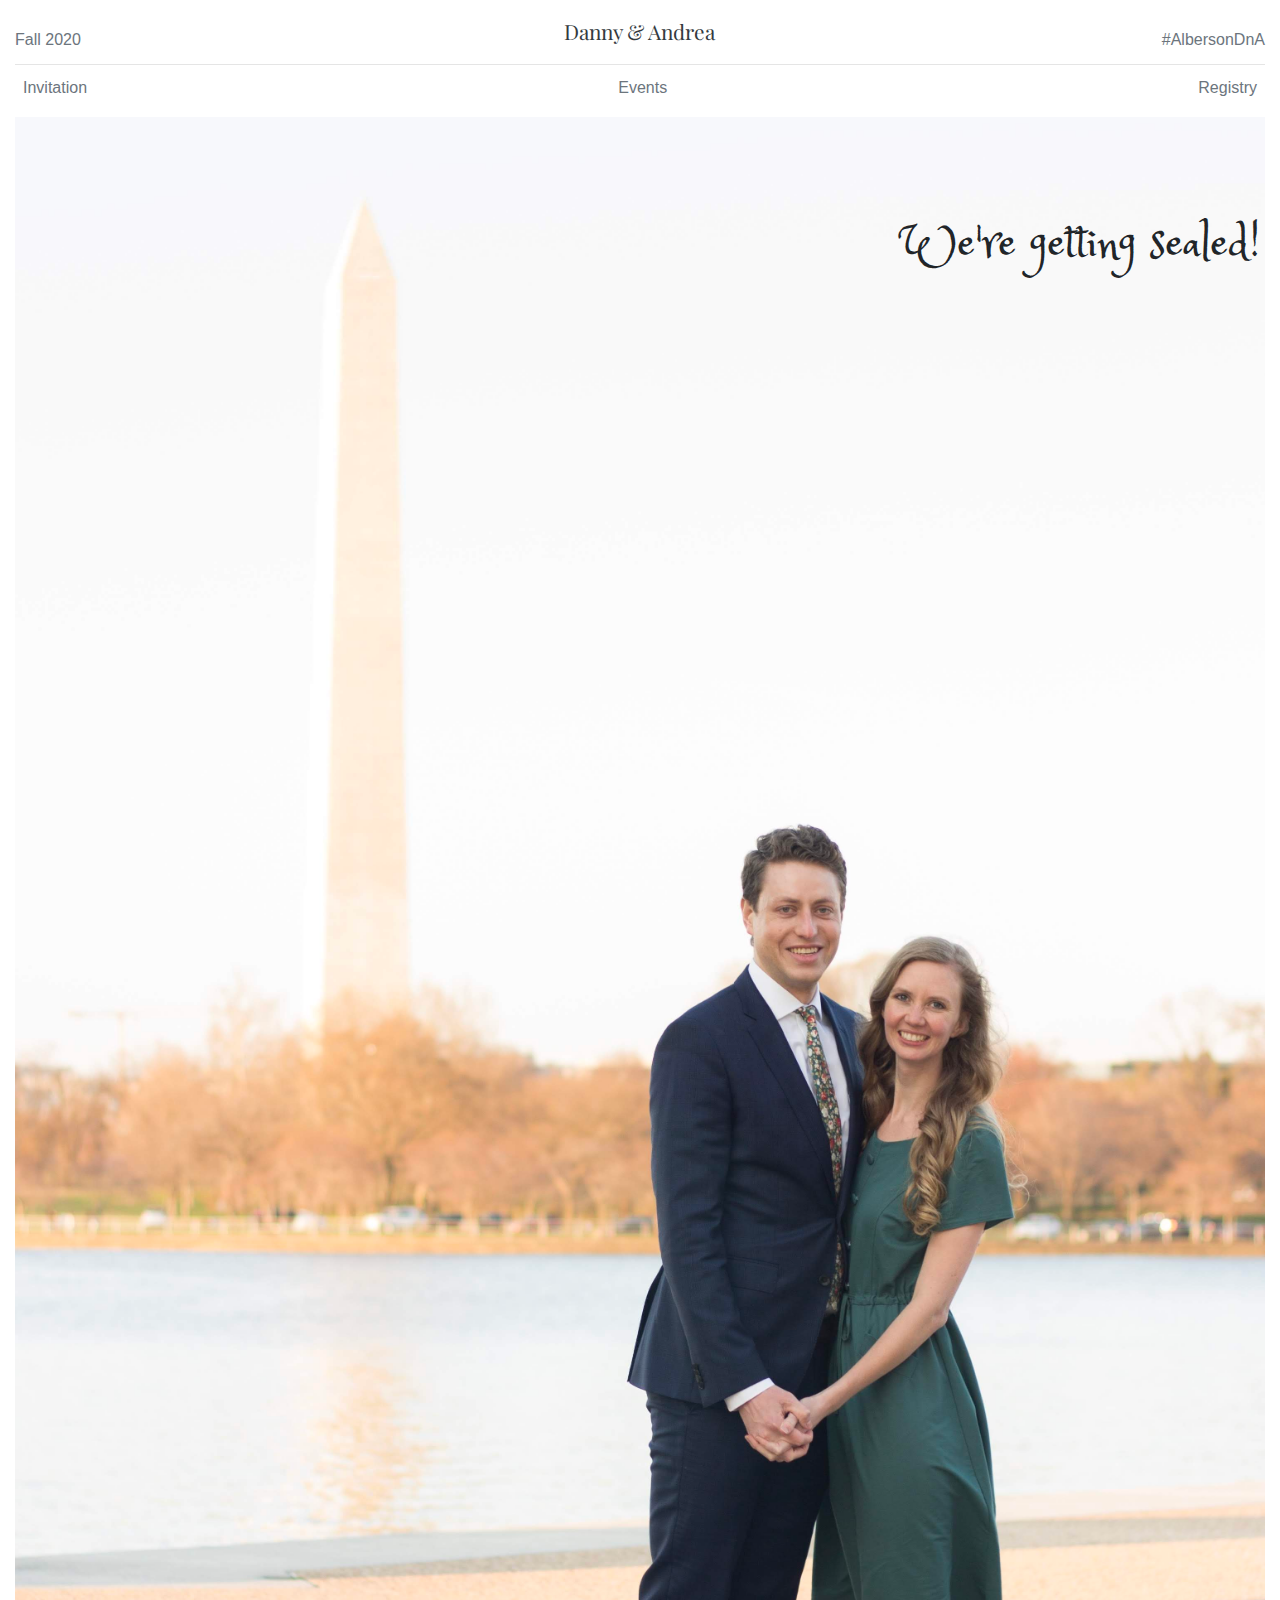
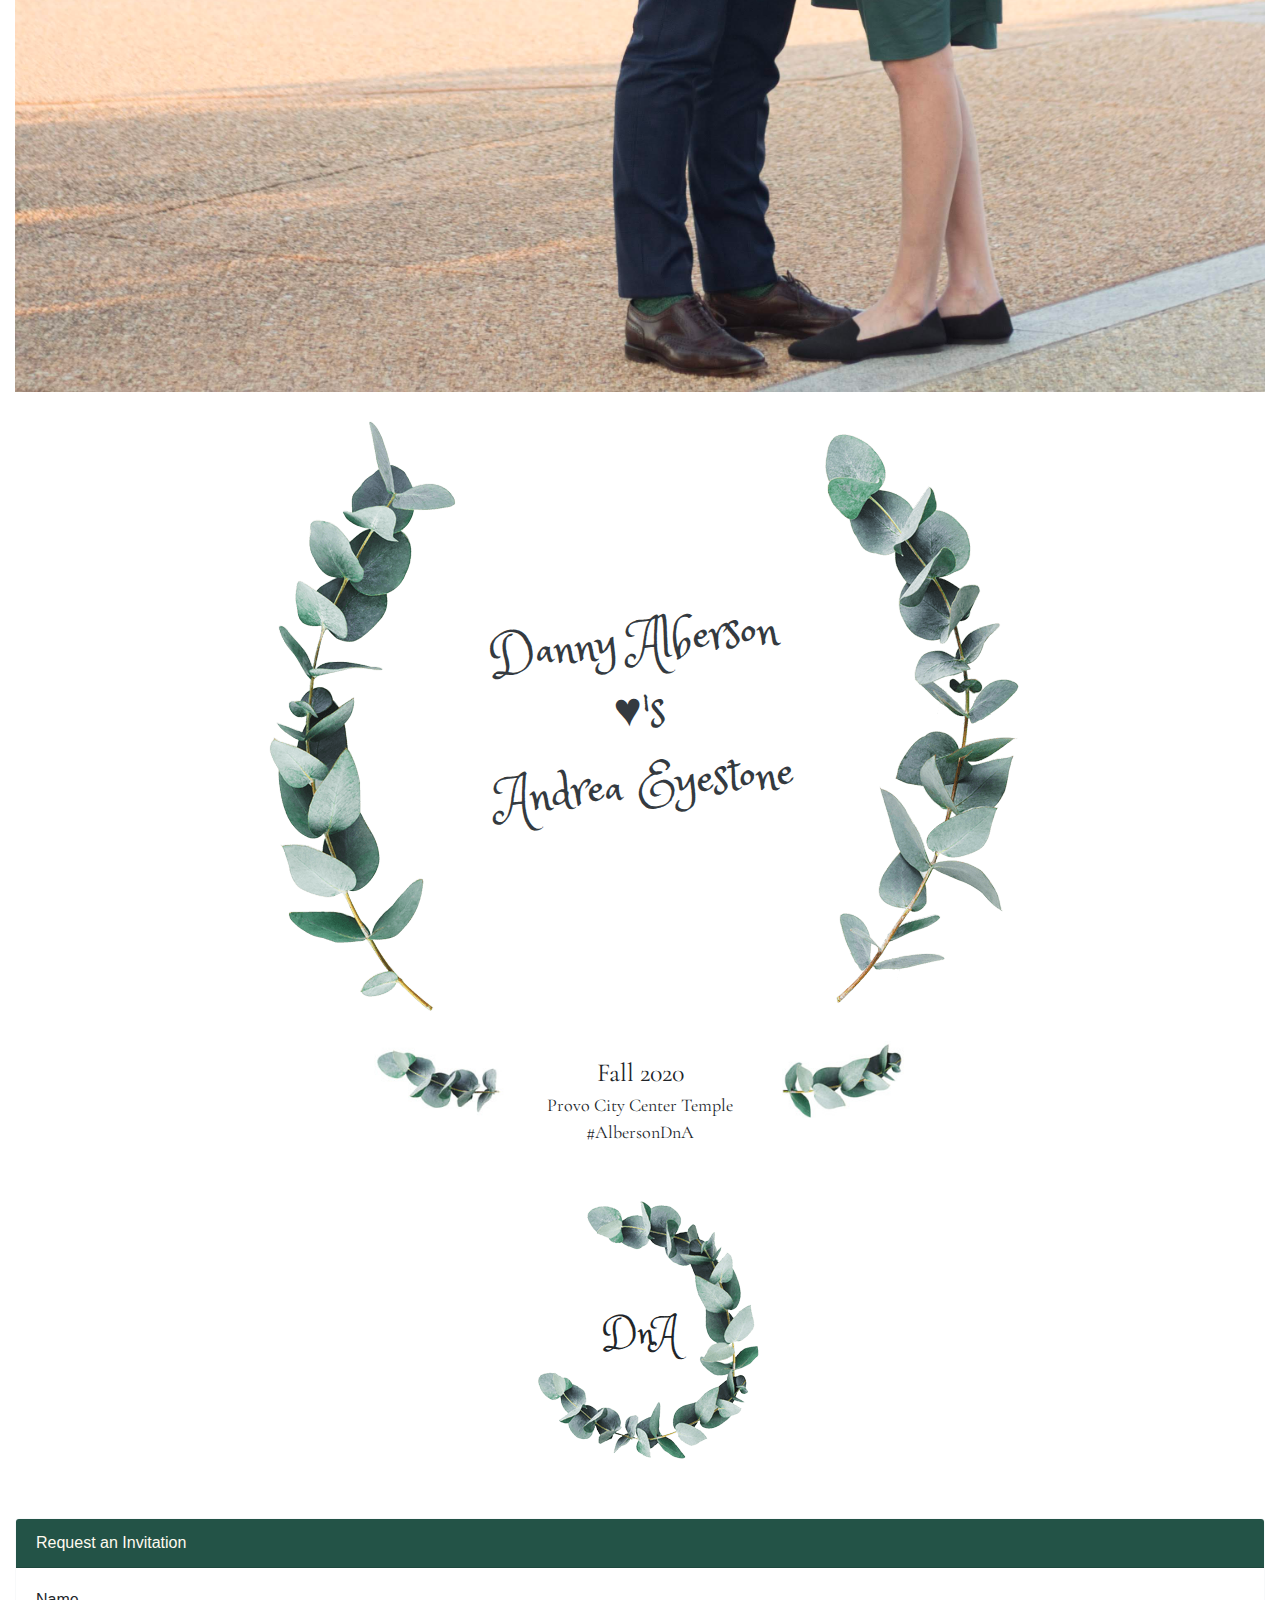
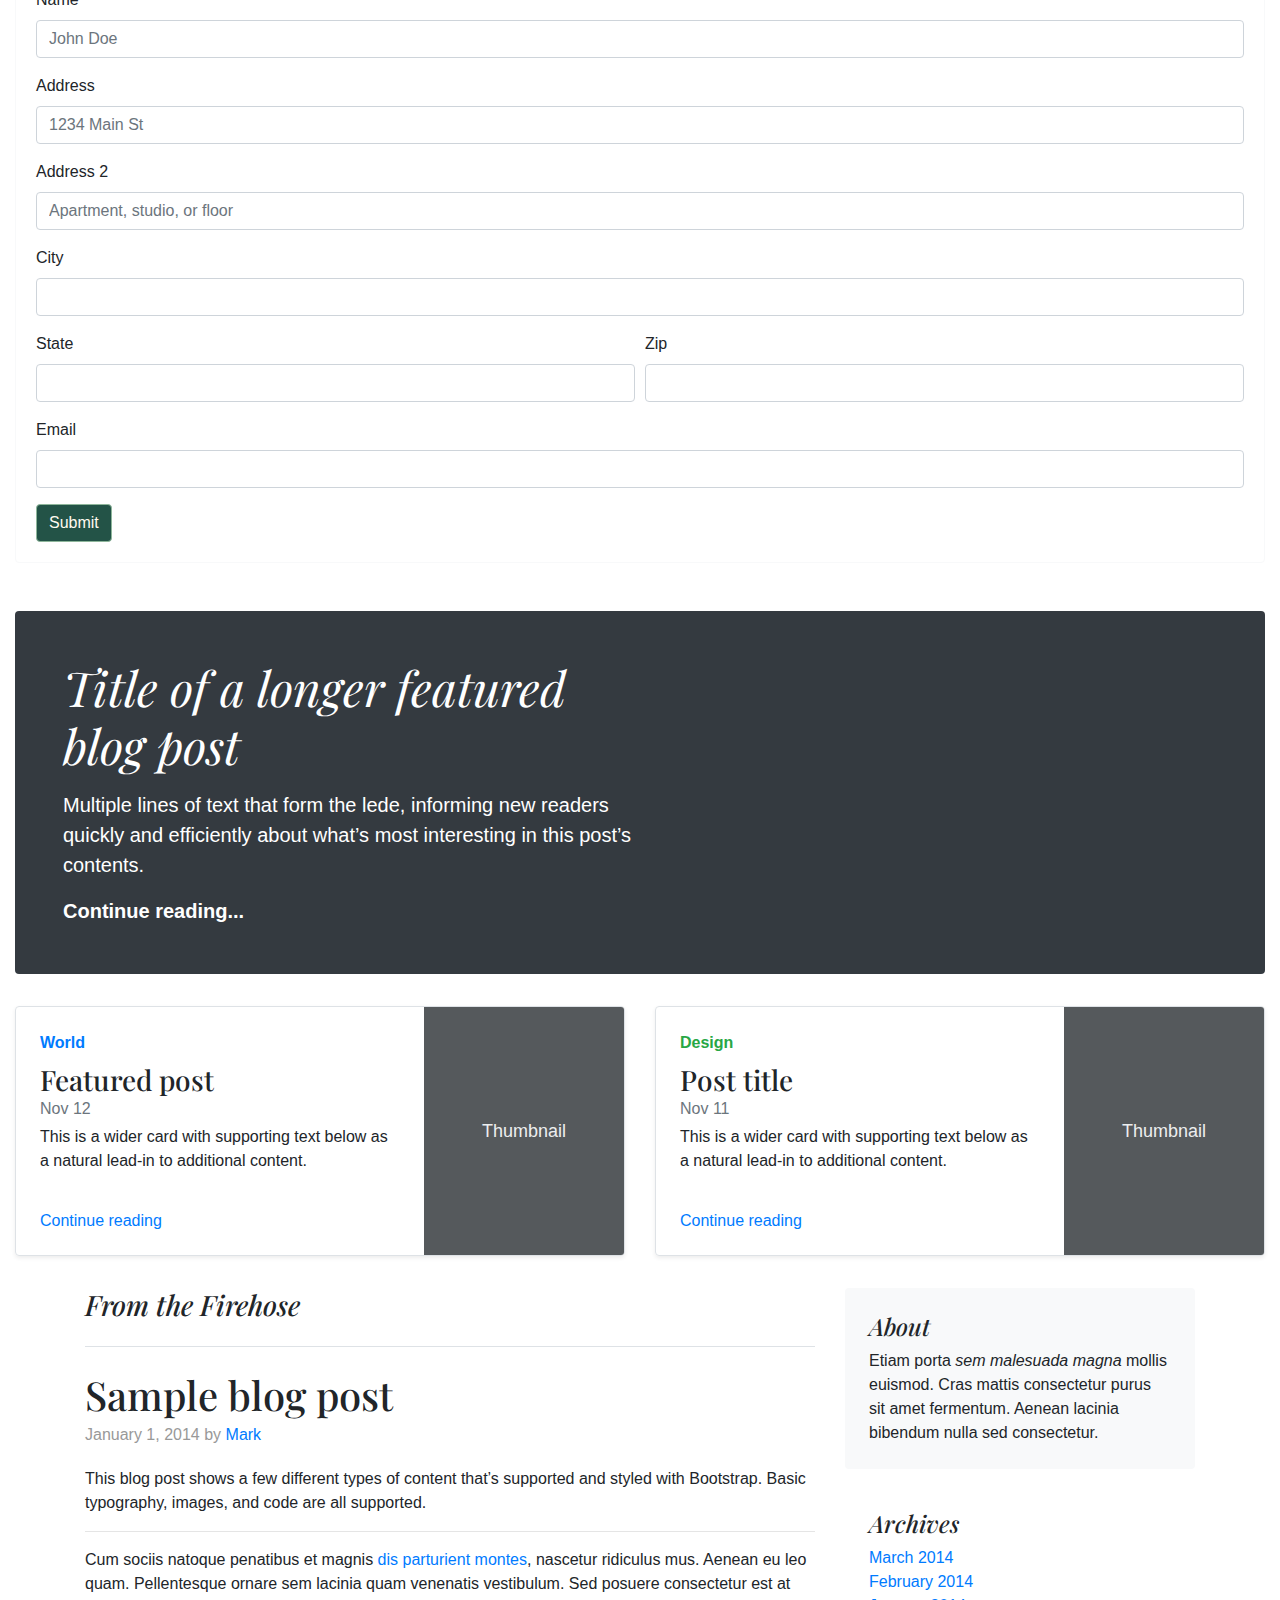
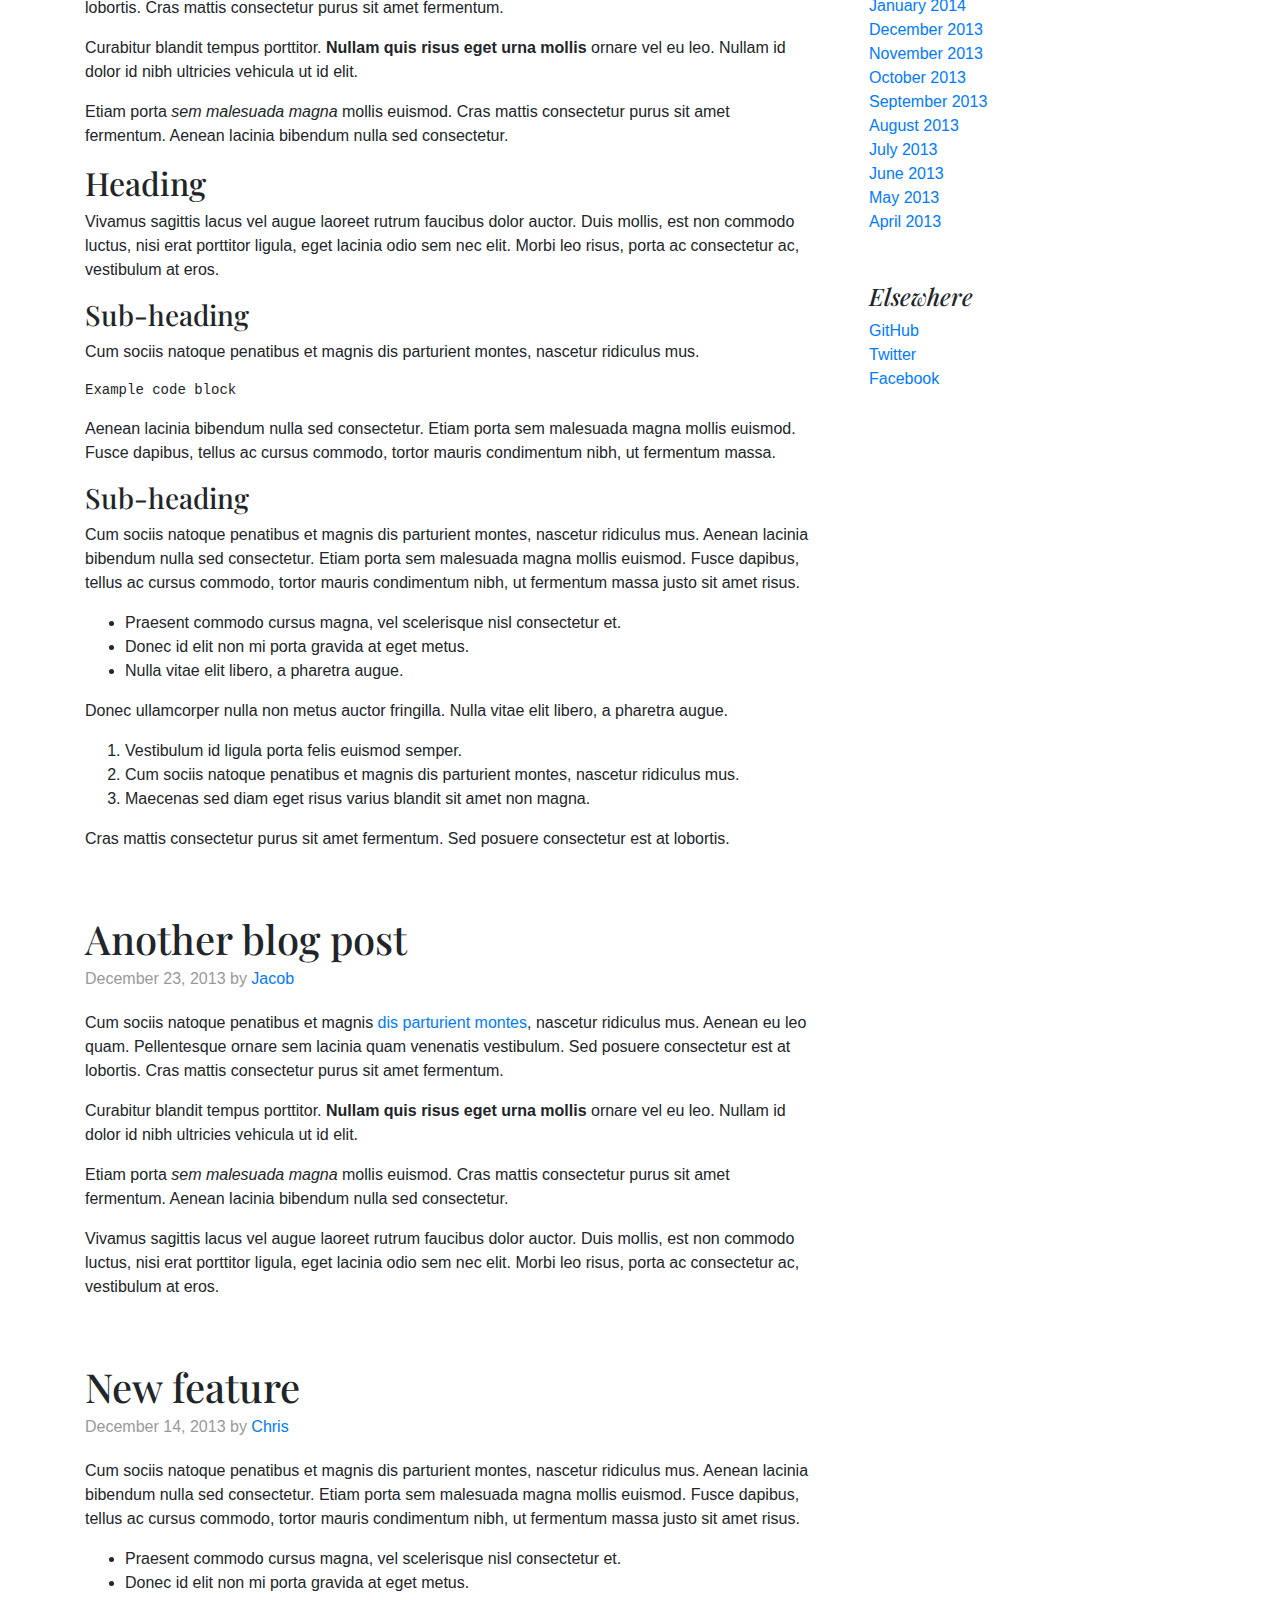
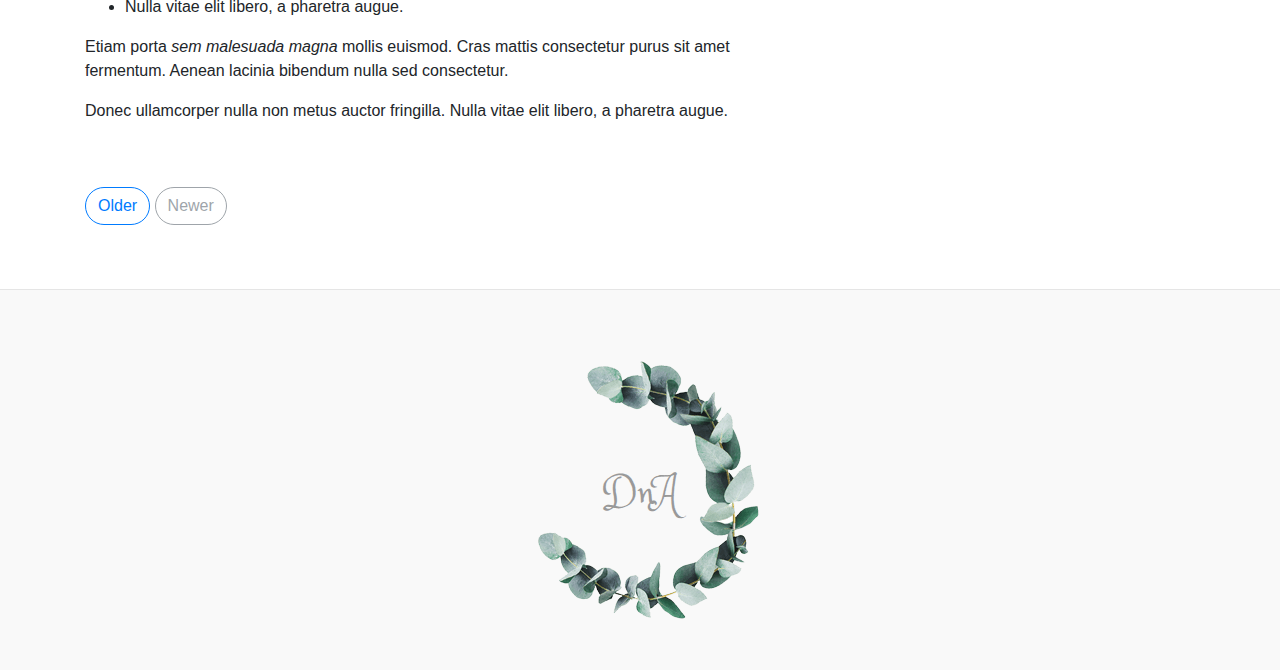
<file: index-backup.html>
<!doctype html>
<html lang="en">
  <head>
    <meta name="viewport" content="width=device-width, initial-scale=1">
    <title>Danny & Andrea's · Wedding</title>

    <!-- Bootstrap core CSS -->
<link rel="stylesheet" href="https://stackpath.bootstrapcdn.com/bootstrap/4.4.1/css/bootstrap.min.css" integrity="sha384-Vkoo8x4CGsO3+Hhxv8T/Q5PaXtkKtu6ug5TOeNV6gBiFeWPGFN9MuhOf23Q9Ifjh" crossorigin="anonymous">
<link href="https://fonts.googleapis.com/css2?family=Cormorant+Garamond&family=Princess+Sofia&display=swap" rel="stylesheet">

    <!-- Custom styles for this template -->
    <link href="https://fonts.googleapis.com/css?family=Playfair+Display:700,900" rel="stylesheet">
    <!-- Custom styles for this template -->
    <link href="style.css" rel="stylesheet">
  </head>
  <body>
  <div class="container-fluid">
    <div>
      <header class="blog-header float-top py-3">
        <div class="row flex-nowrap align-items-center">
          <div class="d-flex col-4 pt-3">
            <a class="text-muted">Fall 2020</a>
          </div>
          <div class="col-4 text-center">
            <a class="blog-header-logo text-dark" href="#">Danny & Andrea</a>
          </div>
          <div class="col-4 d-flex justify-content-end pt-3">
            <a class="text-muted">#AlbersonDnA</a>
          </div>
        </div>
      </header>
      <div class="nav-scroller py-1 mb-2">
        <nav class="nav d-flex justify-content-between">
          <a class="p-2 text-muted" href="#">Invitation</a>
          <a class="p-2 text-muted" href="#">Events</a>
          <a class="p-2 text-muted" href="#">Registry</a>
        </nav>
      </div>
    </div>

  <div class="row">
    <div class="col text-right">
            <img src="img/DnA.JPG" class="img-fluid" alt="D+A">
            <div class="card-img-overlay">
              <a class="invite-header-logo"><br>We're getting sealed!</a>
            </div>
    </div>
  </div>

  <br>

  <div class="d-flex justify-content-center align-items-center">
    <div class="col-lg-3" style="text-align: right;">
      <img src="assets/name-accent-left.png" class="img-fluid" alt="Responsive image">
    </div>
    <div class="text-center" style="transform: rotate(-5deg); margin-top: 10%; margin-bottom: 10%;">
      <a class="invite-header-logo text-dark">Danny Alberson</a> <br>
      <a class="invite-header-logo text-dark">♥'s</a> <br>
      <a class="invite-header-logo text-dark">Andrea Eyestone</a>
    </div>
    <div class="col-lg-3">
      <img src="assets/name-accent-right.png" class="img-fluid" alt="Responsive image">
    </div>
  </div>

  <div class="d-flex justify-content-md-center align-items-center">

    <div class="col-lg-2" style="text-align: right;">
      <img src="assets/date-accent-left.jpg" class="img-fluid" alt="Responsive image">
    </div>

    <div class="text-center" style="padding-top: 40px;">
      <a class="invite-location">Fall 2020</a><br>
      <a class="invite-location-subtitle">Provo City Center Temple</a> <br>
      <a class="invite-location-subtitle">#AlbersonDnA</a>
    </div>
    <div class="col-lg-2">
      <img src="assets/date-accent-right.jpg" class="img-fluid" alt="Responsive image">
    </div>
  </div>

  <br>

  <div class="row">
    <div class="col text-center">
            <img src="assets/seal-accent.png" alt="D+A">
            <div class="card-img-overlay">
              <a class="invite-header-logo" style="line-height: 2.6; font-size: 2.3rem"><br>DnA</a>
            </div>
    </div>
  </div>
  <br><br>
  <div class="card border-light">
    <div class="card-header" style="background-color: #235347; color: floralwhite;">
      Request an Invitation
    </div>
    <div class="card-body">
      <form>
        <div class="form-group">
          <label for="inputName">Name</label>
          <input type="text" class="form-control" id="inputName" placeholder="John Doe">
        </div>
        <div class="form-group">
          <label for="inputAddress">Address</label>
          <input type="text" class="form-control" id="inputAddress" placeholder="1234 Main St">
        </div>
        <div class="form-group">
          <label for="inputAddress2">Address 2</label>
          <input type="text" class="form-control" id="inputAddress2" placeholder="Apartment, studio, or floor">
        </div>
        <div class="form-group">
          <label for="inputCity">City</label>
          <input type="text" class="form-control" id="inputCity">
        </div>
        <div class="form-row">
          <div class="form-group col-md-6">
            <label for="inputState">State</label>
            <input type="text" class="form-control" id="inputState" placeholder="">
          </div>
          <div class="form-group col-md-6">
            <label for="inputZip">Zip</label>
            <input type="text" class="form-control" id="inputZip">
          </div>
        </div>
        <div class="form-row">
          <div class="form-group col-md-12">
            <label for="inputEmail4">Email</label>
            <input type="email" class="form-control" id="inputEmail4">
          </div>
        </div>
        <button type="submit" class="btn btn-primary" style="background-color: #235347; color: floralwhite;; border-color: #8EB69B;">Submit</button>
      </form>
    </div>
  </div>


<br><br>

  <div class="jumbotron p-4 p-md-5 text-white rounded bg-dark">
    <div class="col-md-6 px-0">
      <h1 class="display-4 font-italic">Title of a longer featured blog post</h1>
      <p class="lead my-3">Multiple lines of text that form the lede, informing new readers quickly and efficiently about what’s most interesting in this post’s contents.</p>
      <p class="lead mb-0"><a href="#" class="text-white font-weight-bold">Continue reading...</a></p>
    </div>
  </div>

  <div class="row mb-2">
    <div class="col-md-6">
      <div class="row no-gutters border rounded overflow-hidden flex-md-row mb-4 shadow-sm h-md-250 position-relative">
        <div class="col p-4 d-flex flex-column position-static">
          <strong class="d-inline-block mb-2 text-primary">World</strong>
          <h3 class="mb-0">Featured post</h3>
          <div class="mb-1 text-muted">Nov 12</div>
          <p class="card-text mb-auto">This is a wider card with supporting text below as a natural lead-in to additional content.</p>
          <a href="#" class="stretched-link">Continue reading</a>
        </div>
        <div class="col-auto d-none d-lg-block">
          <svg class="bd-placeholder-img" width="200" height="250" xmlns="http://www.w3.org/2000/svg" preserveAspectRatio="xMidYMid slice" focusable="false" role="img" aria-label="Placeholder: Thumbnail"><title>Placeholder</title><rect width="100%" height="100%" fill="#55595c"/><text x="50%" y="50%" fill="#eceeef" dy=".3em">Thumbnail</text></svg>
        </div>
      </div>
    </div>
    <div class="col-md-6">
      <div class="row no-gutters border rounded overflow-hidden flex-md-row mb-4 shadow-sm h-md-250 position-relative">
        <div class="col p-4 d-flex flex-column position-static">
          <strong class="d-inline-block mb-2 text-success">Design</strong>
          <h3 class="mb-0">Post title</h3>
          <div class="mb-1 text-muted">Nov 11</div>
          <p class="mb-auto">This is a wider card with supporting text below as a natural lead-in to additional content.</p>
          <a href="#" class="stretched-link">Continue reading</a>
        </div>
        <div class="col-auto d-none d-lg-block">
          <svg class="bd-placeholder-img" width="200" height="250" xmlns="http://www.w3.org/2000/svg" preserveAspectRatio="xMidYMid slice" focusable="false" role="img" aria-label="Placeholder: Thumbnail"><title>Placeholder</title><rect width="100%" height="100%" fill="#55595c"/><text x="50%" y="50%" fill="#eceeef" dy=".3em">Thumbnail</text></svg>
        </div>
      </div>
    </div>
  </div>
</div>

<main role="main" class="container">
  <div class="row">
    <div class="col-md-8 blog-main">
      <h3 class="pb-4 mb-4 font-italic border-bottom">
        From the Firehose
      </h3>

      <div class="blog-post">
        <h2 class="blog-post-title">Sample blog post</h2>
        <p class="blog-post-meta">January 1, 2014 by <a href="#">Mark</a></p>

        <p>This blog post shows a few different types of content that’s supported and styled with Bootstrap. Basic typography, images, and code are all supported.</p>
        <hr>
        <p>Cum sociis natoque penatibus et magnis <a href="#">dis parturient montes</a>, nascetur ridiculus mus. Aenean eu leo quam. Pellentesque ornare sem lacinia quam venenatis vestibulum. Sed posuere consectetur est at lobortis. Cras mattis consectetur purus sit amet fermentum.</p>
        <blockquote>
          <p>Curabitur blandit tempus porttitor. <strong>Nullam quis risus eget urna mollis</strong> ornare vel eu leo. Nullam id dolor id nibh ultricies vehicula ut id elit.</p>
        </blockquote>
        <p>Etiam porta <em>sem malesuada magna</em> mollis euismod. Cras mattis consectetur purus sit amet fermentum. Aenean lacinia bibendum nulla sed consectetur.</p>
        <h2>Heading</h2>
        <p>Vivamus sagittis lacus vel augue laoreet rutrum faucibus dolor auctor. Duis mollis, est non commodo luctus, nisi erat porttitor ligula, eget lacinia odio sem nec elit. Morbi leo risus, porta ac consectetur ac, vestibulum at eros.</p>
        <h3>Sub-heading</h3>
        <p>Cum sociis natoque penatibus et magnis dis parturient montes, nascetur ridiculus mus.</p>
        <pre><code>Example code block</code></pre>
        <p>Aenean lacinia bibendum nulla sed consectetur. Etiam porta sem malesuada magna mollis euismod. Fusce dapibus, tellus ac cursus commodo, tortor mauris condimentum nibh, ut fermentum massa.</p>
        <h3>Sub-heading</h3>
        <p>Cum sociis natoque penatibus et magnis dis parturient montes, nascetur ridiculus mus. Aenean lacinia bibendum nulla sed consectetur. Etiam porta sem malesuada magna mollis euismod. Fusce dapibus, tellus ac cursus commodo, tortor mauris condimentum nibh, ut fermentum massa justo sit amet risus.</p>
        <ul>
          <li>Praesent commodo cursus magna, vel scelerisque nisl consectetur et.</li>
          <li>Donec id elit non mi porta gravida at eget metus.</li>
          <li>Nulla vitae elit libero, a pharetra augue.</li>
        </ul>
        <p>Donec ullamcorper nulla non metus auctor fringilla. Nulla vitae elit libero, a pharetra augue.</p>
        <ol>
          <li>Vestibulum id ligula porta felis euismod semper.</li>
          <li>Cum sociis natoque penatibus et magnis dis parturient montes, nascetur ridiculus mus.</li>
          <li>Maecenas sed diam eget risus varius blandit sit amet non magna.</li>
        </ol>
        <p>Cras mattis consectetur purus sit amet fermentum. Sed posuere consectetur est at lobortis.</p>
      </div><!-- /.blog-post -->

      <div class="blog-post">
        <h2 class="blog-post-title">Another blog post</h2>
        <p class="blog-post-meta">December 23, 2013 by <a href="#">Jacob</a></p>

        <p>Cum sociis natoque penatibus et magnis <a href="#">dis parturient montes</a>, nascetur ridiculus mus. Aenean eu leo quam. Pellentesque ornare sem lacinia quam venenatis vestibulum. Sed posuere consectetur est at lobortis. Cras mattis consectetur purus sit amet fermentum.</p>
        <blockquote>
          <p>Curabitur blandit tempus porttitor. <strong>Nullam quis risus eget urna mollis</strong> ornare vel eu leo. Nullam id dolor id nibh ultricies vehicula ut id elit.</p>
        </blockquote>
        <p>Etiam porta <em>sem malesuada magna</em> mollis euismod. Cras mattis consectetur purus sit amet fermentum. Aenean lacinia bibendum nulla sed consectetur.</p>
        <p>Vivamus sagittis lacus vel augue laoreet rutrum faucibus dolor auctor. Duis mollis, est non commodo luctus, nisi erat porttitor ligula, eget lacinia odio sem nec elit. Morbi leo risus, porta ac consectetur ac, vestibulum at eros.</p>
      </div><!-- /.blog-post -->

      <div class="blog-post">
        <h2 class="blog-post-title">New feature</h2>
        <p class="blog-post-meta">December 14, 2013 by <a href="#">Chris</a></p>

        <p>Cum sociis natoque penatibus et magnis dis parturient montes, nascetur ridiculus mus. Aenean lacinia bibendum nulla sed consectetur. Etiam porta sem malesuada magna mollis euismod. Fusce dapibus, tellus ac cursus commodo, tortor mauris condimentum nibh, ut fermentum massa justo sit amet risus.</p>
        <ul>
          <li>Praesent commodo cursus magna, vel scelerisque nisl consectetur et.</li>
          <li>Donec id elit non mi porta gravida at eget metus.</li>
          <li>Nulla vitae elit libero, a pharetra augue.</li>
        </ul>
        <p>Etiam porta <em>sem malesuada magna</em> mollis euismod. Cras mattis consectetur purus sit amet fermentum. Aenean lacinia bibendum nulla sed consectetur.</p>
        <p>Donec ullamcorper nulla non metus auctor fringilla. Nulla vitae elit libero, a pharetra augue.</p>
      </div><!-- /.blog-post -->

      <nav class="blog-pagination">
        <a class="btn btn-outline-primary" href="#">Older</a>
        <a class="btn btn-outline-secondary disabled" href="#" tabindex="-1" aria-disabled="true">Newer</a>
      </nav>

    </div><!-- /.blog-main -->

    <aside class="col-md-4 blog-sidebar">
      <div class="p-4 mb-3 bg-light rounded">
        <h4 class="font-italic">About</h4>
        <p class="mb-0">Etiam porta <em>sem malesuada magna</em> mollis euismod. Cras mattis consectetur purus sit amet fermentum. Aenean lacinia bibendum nulla sed consectetur.</p>
      </div>

      <div class="p-4">
        <h4 class="font-italic">Archives</h4>
        <ol class="list-unstyled mb-0">
          <li><a href="#">March 2014</a></li>
          <li><a href="#">February 2014</a></li>
          <li><a href="#">January 2014</a></li>
          <li><a href="#">December 2013</a></li>
          <li><a href="#">November 2013</a></li>
          <li><a href="#">October 2013</a></li>
          <li><a href="#">September 2013</a></li>
          <li><a href="#">August 2013</a></li>
          <li><a href="#">July 2013</a></li>
          <li><a href="#">June 2013</a></li>
          <li><a href="#">May 2013</a></li>
          <li><a href="#">April 2013</a></li>
        </ol>
      </div>

      <div class="p-4">
        <h4 class="font-italic">Elsewhere</h4>
        <ol class="list-unstyled">
          <li><a href="#">GitHub</a></li>
          <li><a href="#">Twitter</a></li>
          <li><a href="#">Facebook</a></li>
        </ol>
      </div>
    </aside><!-- /.blog-sidebar -->

  </div><!-- /.row -->

</main><!-- /.container -->

<footer class="blog-footer">
  <div class="row">
    <div class="col text-center">
            <img src="assets/seal-accent.png" alt="D+A">
            <div class="card-img-overlay">
              <a class="invite-header-logo" style="line-height: 2.6; font-size: 2.3rem"><br>DnA</a>
            </div>
    </div>
  </div>
</footer>
<script src="https://code.jquery.com/jquery-3.4.1.slim.min.js" integrity="sha384-J6qa4849blE2+poT4WnyKhv5vZF5SrPo0iEjwBvKU7imGFAV0wwj1yYfoRSJoZ+n" crossorigin="anonymous"></script>
<script src="https://cdn.jsdelivr.net/npm/popper.js@1.16.0/dist/umd/popper.min.js" integrity="sha384-Q6E9RHvbIyZFJoft+2mJbHaEWldlvI9IOYy5n3zV9zzTtmI3UksdQRVvoxMfooAo" crossorigin="anonymous"></script>
<script src="https://stackpath.bootstrapcdn.com/bootstrap/4.4.1/js/bootstrap.min.js" integrity="sha384-wfSDF2E50Y2D1uUdj0O3uMBJnjuUD4Ih7YwaYd1iqfktj0Uod8GCExl3Og8ifwB6" crossorigin="anonymous"></script>
</body>
</html>
</file>
<file: style.css>
.bd-placeholder-img {
  font-size: 1.125rem;
  text-anchor: middle;
  -webkit-user-select: none;
  -moz-user-select: none;
  -ms-user-select: none;
  user-select: none;
}

@media (min-width: 768px) {
  .bd-placeholder-img-lg {
    font-size: 3.5rem;
  }
}
/* stylelint-disable selector-list-comma-newline-after */

.blog-header {
line-height: 1;
border-bottom: 1px solid #e5e5e5;
}

.jumbotron {padding: 0rem;}

.blog-header-logo {
font-family: "Playfair Display", Georgia, "Times New Roman", serif;
font-size: 1.3rem;
}
.body {
line-height: 1!important;
}

.invite-location {
    font-family: 'Cormorant Garamond',serif; 
    font-weight: 400; 
    font-size: 26px;
}

.invite-location-subtitle {
    font-family: 'Cormorant Garamond',serif; 
    font-weight: 400; 
    font-size: 18px;
}

.invite-header-logo {
font-family: "Princess Sofia", cursive;
font-size: 1.8rem;
}
@media (min-width: 544px) {
    .invite-header-logo {
    font-size: 3rem;
    }
}
@media (min-width: 544px) {
    .invite-header-logo {
    font-size: 3rem;
    }
}

.blog-header-logo:hover {
text-decoration: none;
}

h1, h2, h3, h4, h5, h6 {
font-family: "Playfair Display", Georgia, "Times New Roman", serif;
}

.display-4 {
font-size: 2.5rem;
}
@media (min-width: 768px) {
.display-4 {
font-size: 3rem;
}
}

.nav-scroller {
position: relative;
z-index: 2;
height: 2.75rem;
overflow-y: hidden;
}

.nav-scroller .nav {
display: -ms-flexbox;
display: flex;
-ms-flex-wrap: nowrap;
flex-wrap: nowrap;
padding-bottom: 1rem;
margin-top: -1px;
overflow-x: auto;
text-align: center;
white-space: nowrap;
-webkit-overflow-scrolling: touch;
}

.nav-scroller .nav-link {
padding-top: .75rem;
padding-bottom: .75rem;
font-size: .875rem;
}

.card-img-right {
height: 100%;
border-radius: 0 3px 3px 0;
}

.flex-auto {
-ms-flex: 0 0 auto;
flex: 0 0 auto;
}

.h-250 { height: 250px; }
@media (min-width: 768px) {
.h-md-250 { height: 250px; }
}

/* Pagination */
.blog-pagination {
margin-bottom: 4rem;
}
.blog-pagination > .btn {
border-radius: 2rem;
}

/*
* Blog posts
*/
.blog-post {
margin-bottom: 4rem;
}
.blog-post-title {
margin-bottom: .25rem;
font-size: 2.5rem;
}
.blog-post-meta {
margin-bottom: 1.25rem;
color: #999;
}

/*
* Footer
*/
.blog-footer {
padding: 2.5rem 0;
color: #999;
text-align: center;
background-color: #f9f9f9;
border-top: .05rem solid #e5e5e5;
}
.blog-footer p:last-child {
margin-bottom: 0;
}
</file>
